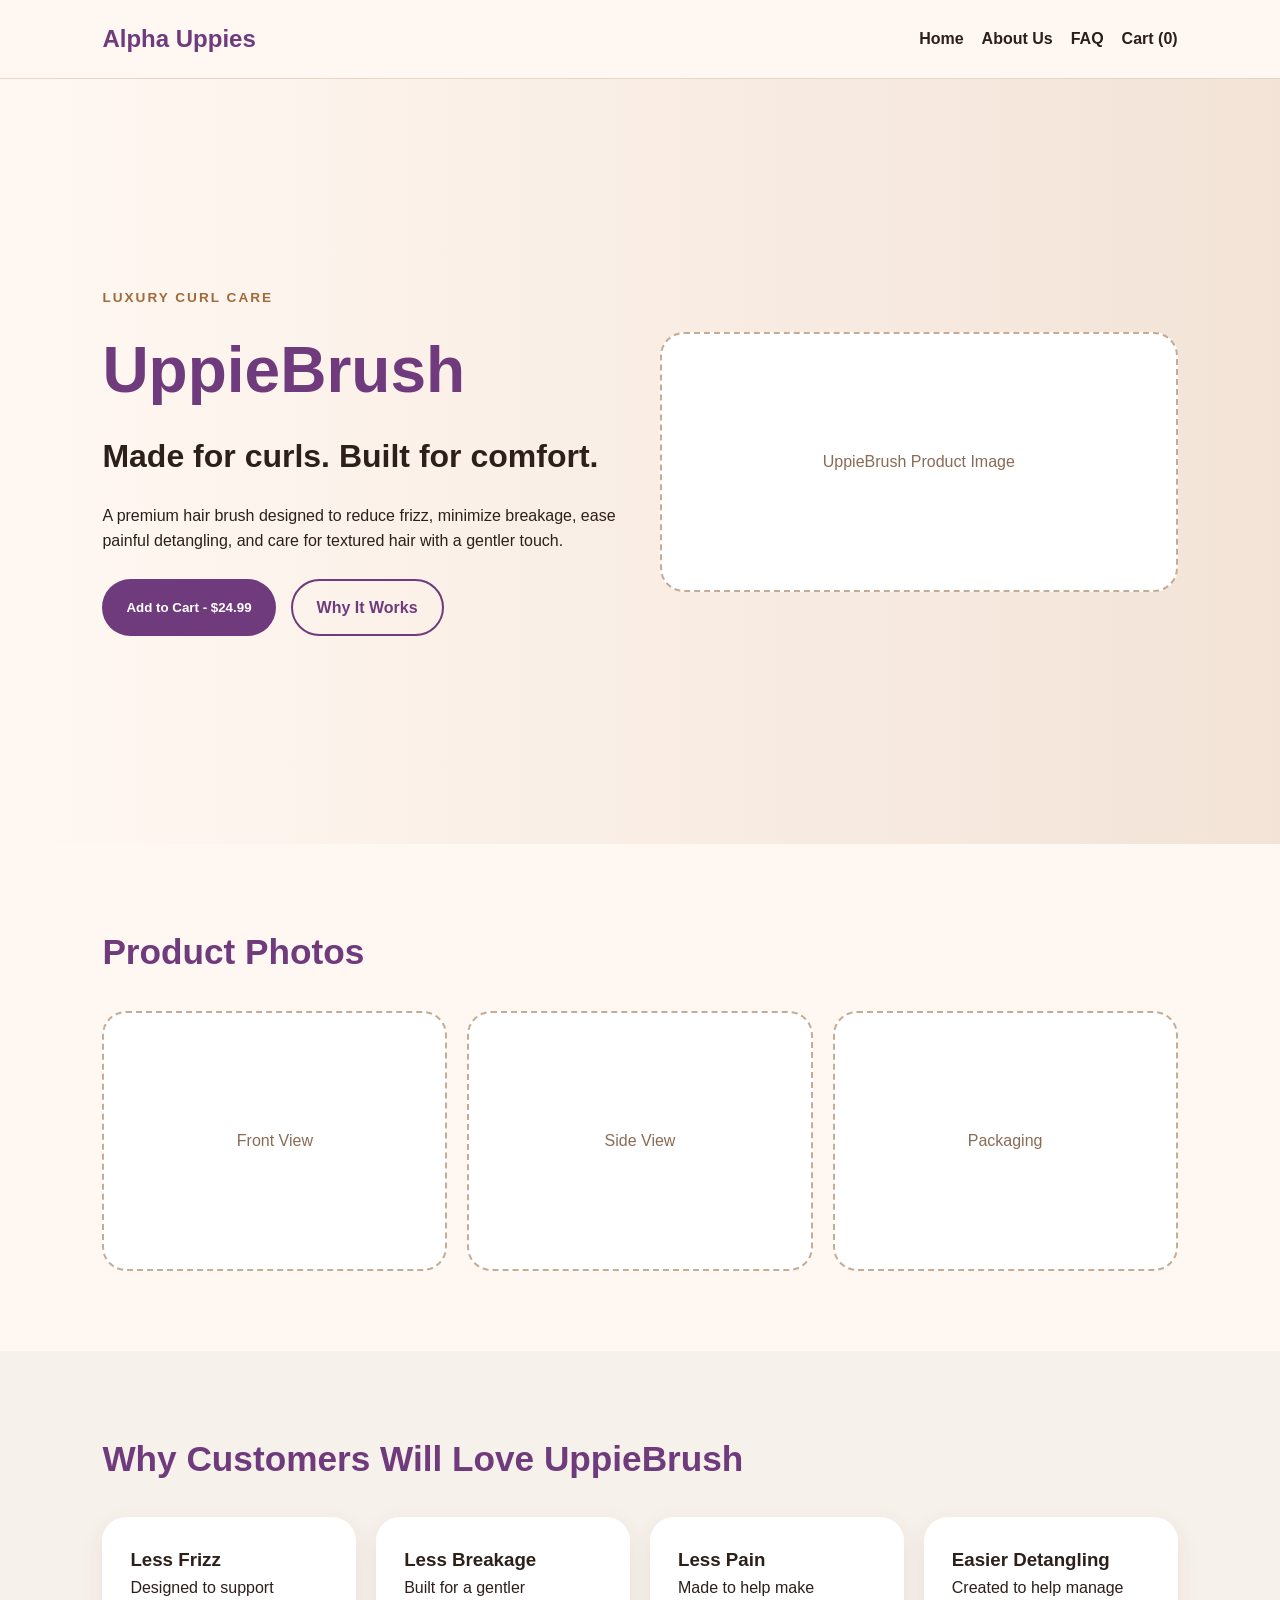
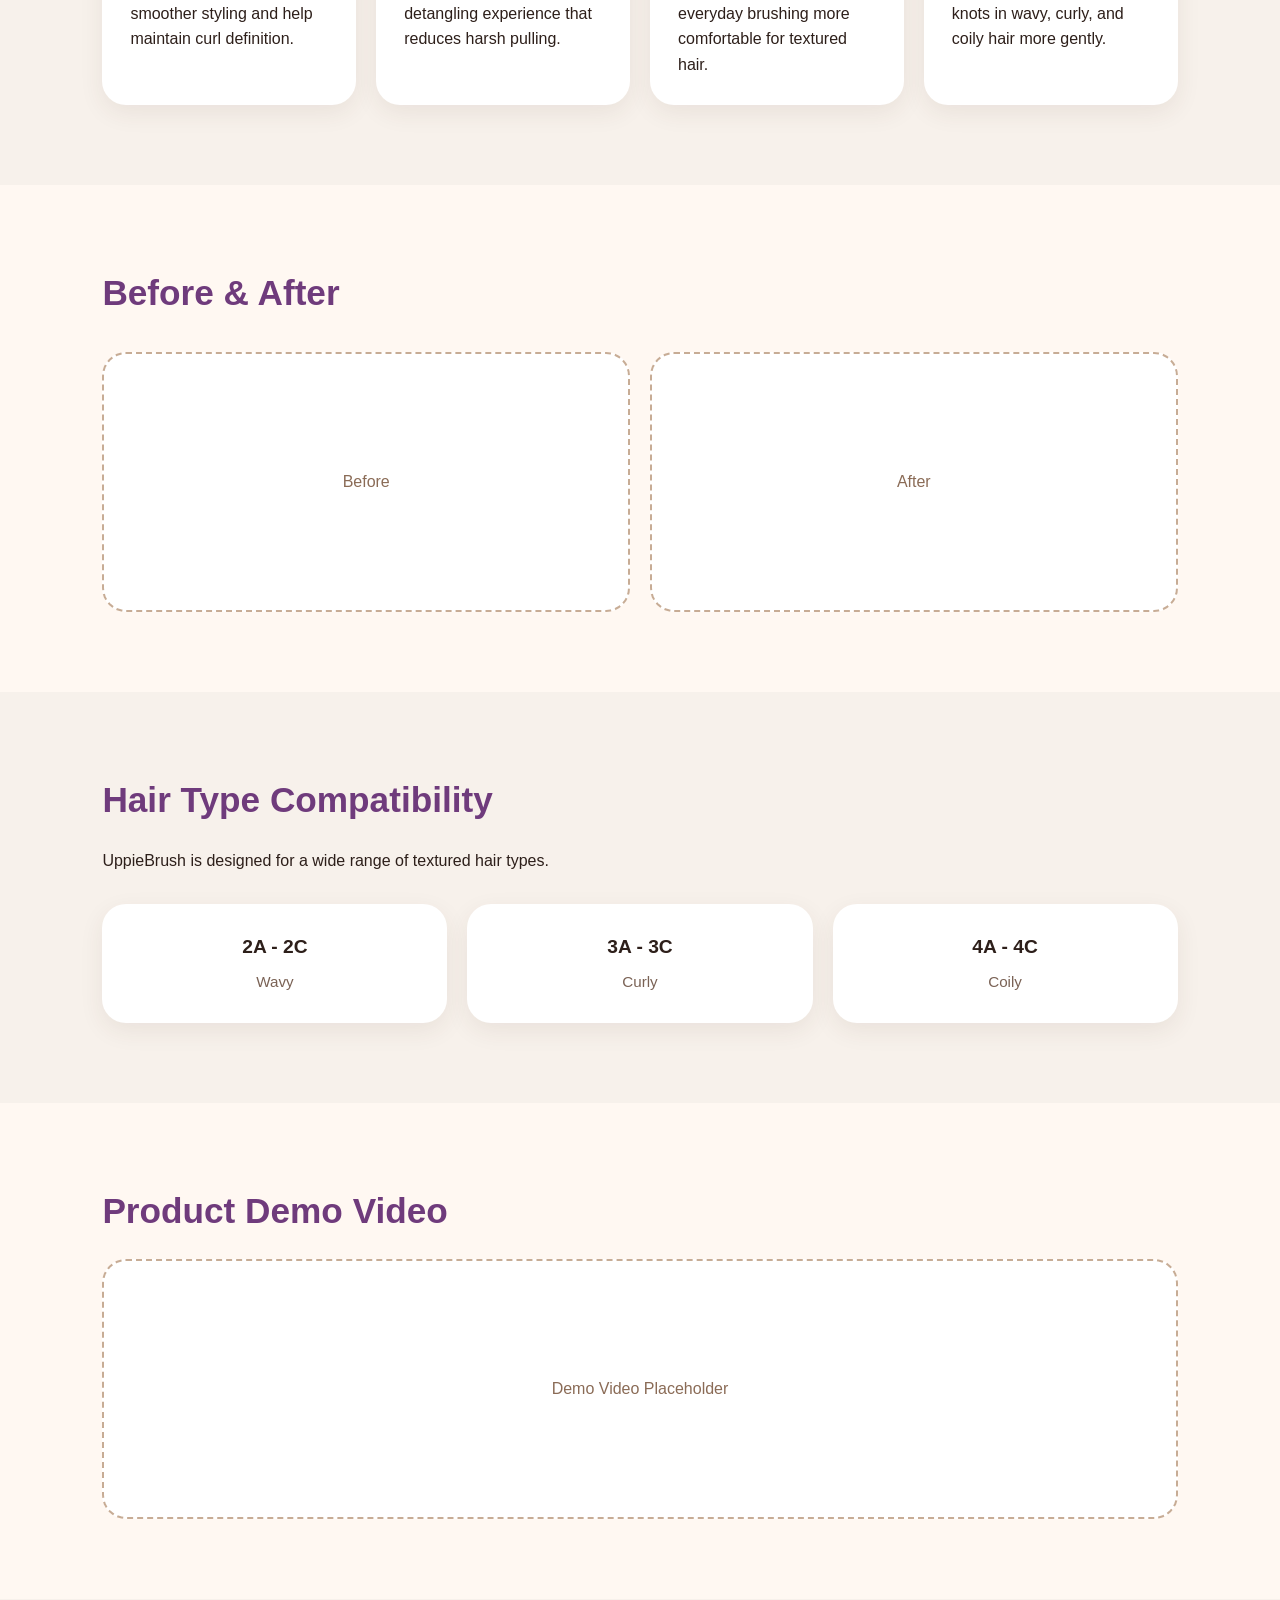
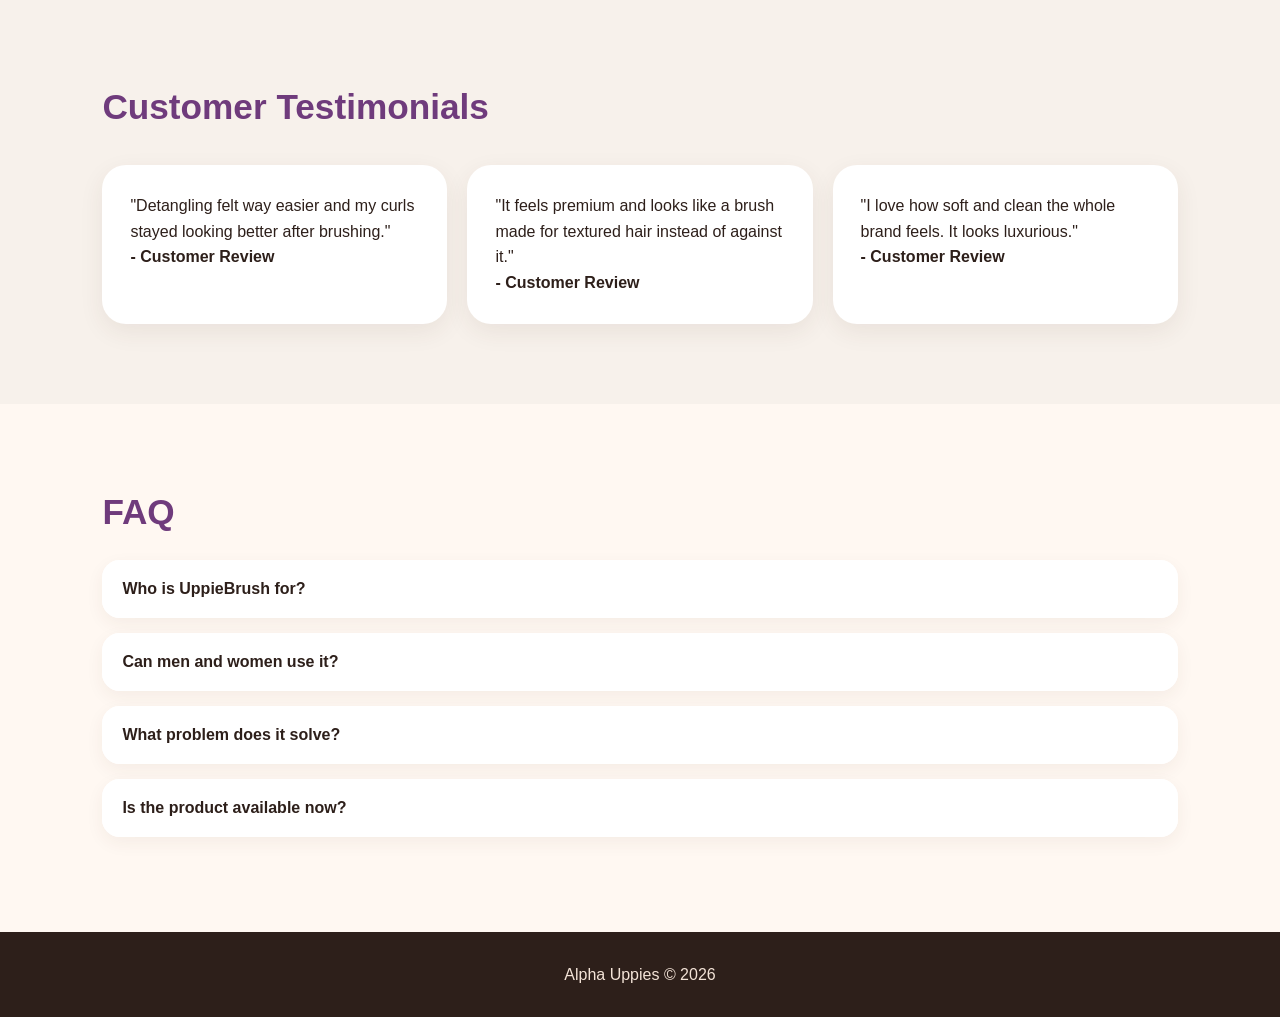
<file: index.html>
<!DOCTYPE html>
<html lang="en">
<head>
  <meta charset="UTF-8" />
  <meta name="viewport" content="width=device-width, initial-scale=1.0" />
  <title>UppieBrush | Alpha Uppies</title>
  <link rel="stylesheet" href="style.css" />
</head>
<body>
  <header class="navbar">
    <div class="logo">Alpha Uppies</div>

    <button class="menu-toggle" id="menu-toggle" aria-label="Toggle menu">
      ☰
    </button>

    <nav id="nav-menu">
      <a href="index.html">Home</a>
      <a href="about.html">About Us</a>
      <a href="#faq">FAQ</a>
      <a href="cart.html" class="cart-link">Cart (<span id="cart-count">0</span>)</a>
    </nav>
  </header>

  <section class="hero">
    <div class="hero-text">
      <p class="eyebrow">Luxury Curl Care</p>
      <h1>UppieBrush</h1>
      <h2>Made for curls. Built for comfort.</h2>
      <p>
        A premium hair brush designed to reduce frizz, minimize breakage,
        ease painful detangling, and care for textured hair with a gentler touch.
      </p>

      <div class="hero-buttons">
        <button class="btn" onclick="addToCart()">Add to Cart - $24.99</button>
        <a href="#benefits" class="btn btn-outline">Why It Works</a>
      </div>
    </div>

    <div class="hero-image">
      <div class="placeholder-box">UppieBrush Product Image</div>
    </div>
  </section>

  <section class="section light">
    <h2>Product Photos</h2>
    <div class="grid-3">
      <div class="photo-card">Front View</div>
      <div class="photo-card">Side View</div>
      <div class="photo-card">Packaging</div>
    </div>
  </section>

  <section id="benefits" class="section">
    <h2>Why Customers Will Love UppieBrush</h2>
    <div class="cards">
      <div class="card">
        <h3>Less Frizz</h3>
        <p>Designed to support smoother styling and help maintain curl definition.</p>
      </div>
      <div class="card">
        <h3>Less Breakage</h3>
        <p>Built for a gentler detangling experience that reduces harsh pulling.</p>
      </div>
      <div class="card">
        <h3>Less Pain</h3>
        <p>Made to help make everyday brushing more comfortable for textured hair.</p>
      </div>
      <div class="card">
        <h3>Easier Detangling</h3>
        <p>Created to help manage knots in wavy, curly, and coily hair more gently.</p>
      </div>
    </div>
  </section>

  <section class="section light">
    <h2>Before & After</h2>
    <div class="before-after">
      <div class="compare-box">Before</div>
      <div class="compare-box">After</div>
    </div>
  </section>

  <section class="section">
    <h2>Hair Type Compatibility</h2>
    <p class="section-intro">
      UppieBrush is designed for a wide range of textured hair types.
    </p>
    <div class="hair-types">
      <div class="type-card">2A - 2C<br><span>Wavy</span></div>
      <div class="type-card">3A - 3C<br><span>Curly</span></div>
      <div class="type-card">4A - 4C<br><span>Coily</span></div>
    </div>
  </section>

  <section class="section light">
    <h2>Product Demo Video</h2>
    <div class="video-box">
      Demo Video Placeholder
    </div>
  </section>

  <section class="section">
    <h2>Customer Testimonials</h2>
    <div class="cards">
      <div class="card">
        <p>"Detangling felt way easier and my curls stayed looking better after brushing."</p>
        <strong>- Customer Review</strong>
      </div>
      <div class="card">
        <p>"It feels premium and looks like a brush made for textured hair instead of against it."</p>
        <strong>- Customer Review</strong>
      </div>
      <div class="card">
        <p>"I love how soft and clean the whole brand feels. It looks luxurious."</p>
        <strong>- Customer Review</strong>
      </div>
    </div>
  </section>

  <section id="faq" class="section light">
    <h2>FAQ</h2>

    <div class="faq-item">
      <button class="faq-question">Who is UppieBrush for?</button>
      <div class="faq-answer">
        UppieBrush is designed for people with wavy, curly, and coily hair.
      </div>
    </div>

    <div class="faq-item">
      <button class="faq-question">Can men and women use it?</button>
      <div class="faq-answer">
        Yes. UppieBrush is made for anyone with textured hair.
      </div>
    </div>

    <div class="faq-item">
      <button class="faq-question">What problem does it solve?</button>
      <div class="faq-answer">
        UppieBrush aims to reduce frizz, breakage, pain, and detangling difficulty.
      </div>
    </div>

    <div class="faq-item">
      <button class="faq-question">Is the product available now?</button>
      <div class="faq-answer">
        This website currently presents the product and brand concept. You can simulate the shopping flow through the cart and checkout pages.
      </div>
    </div>
  </section>

  <footer class="footer">
    <p>Alpha Uppies © 2026</p>
  </footer>

  <script src="script.js"></script>
</body>
</html>
</file>
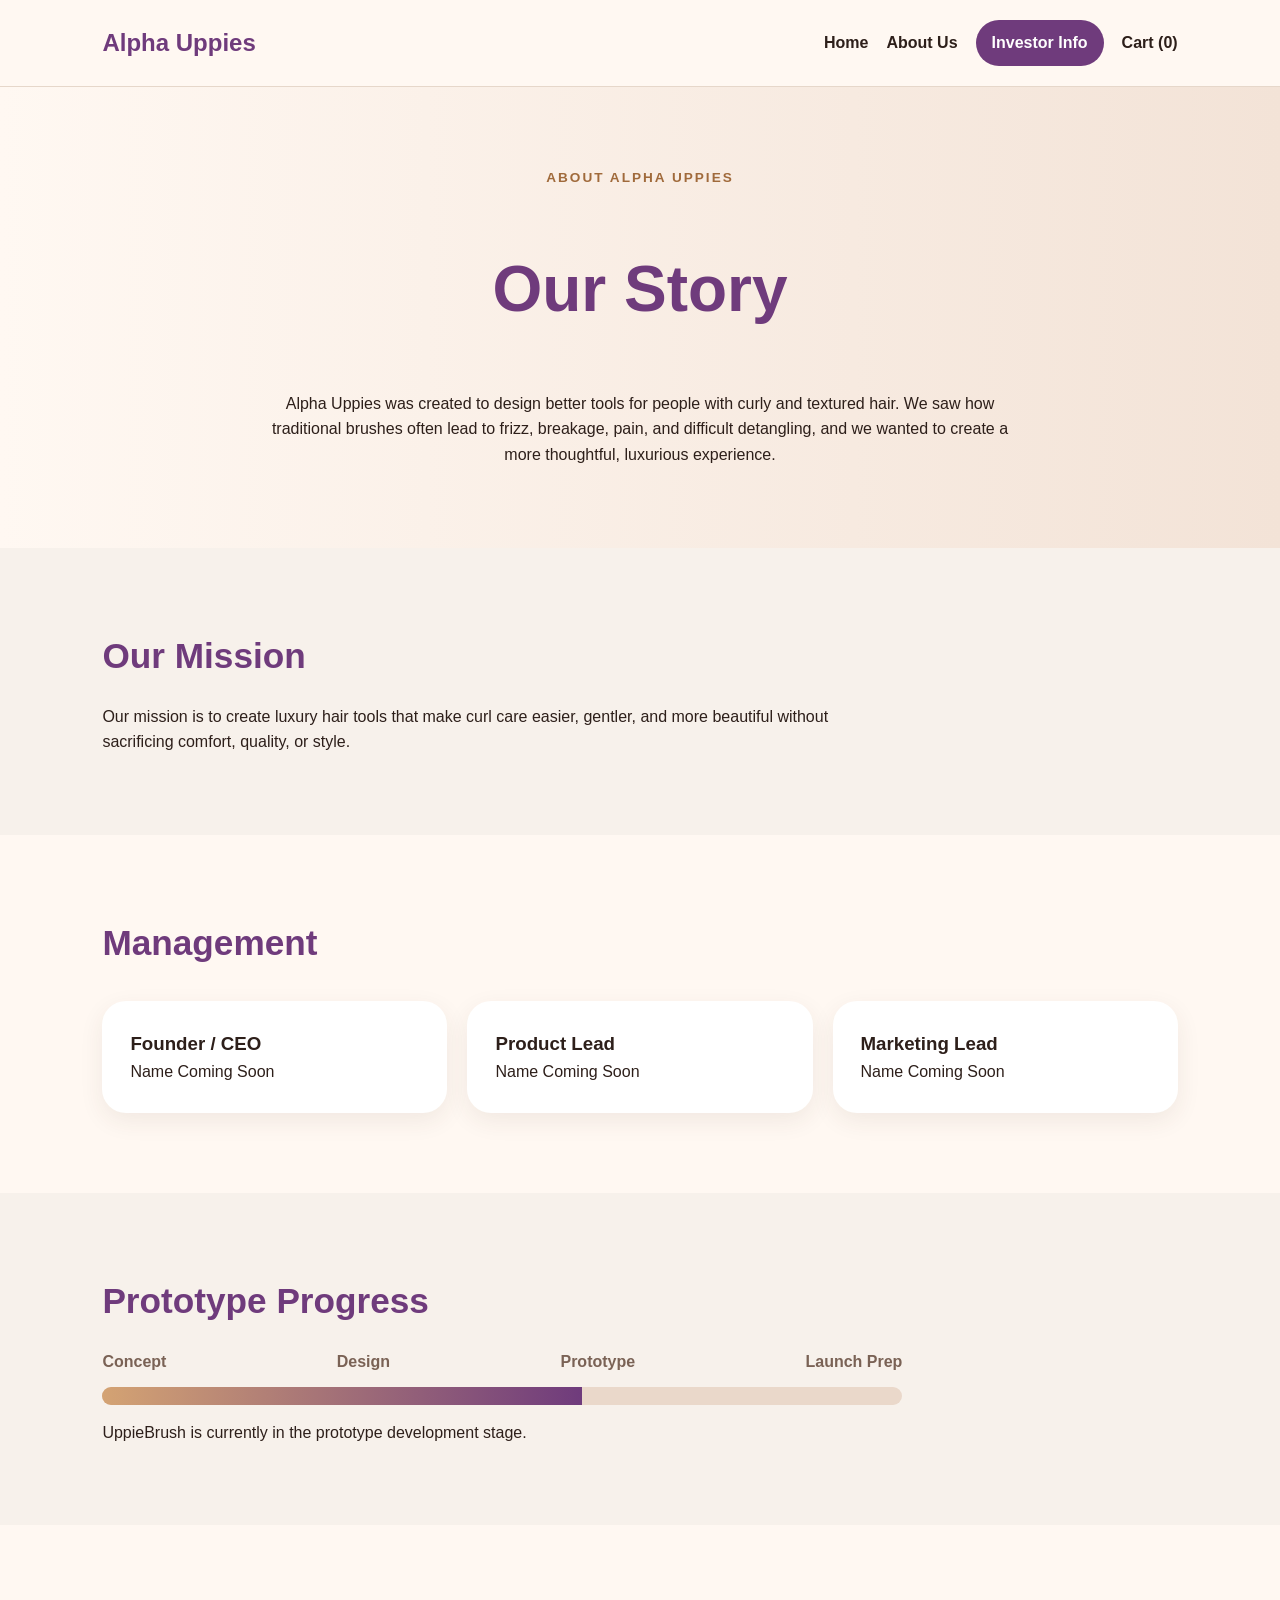
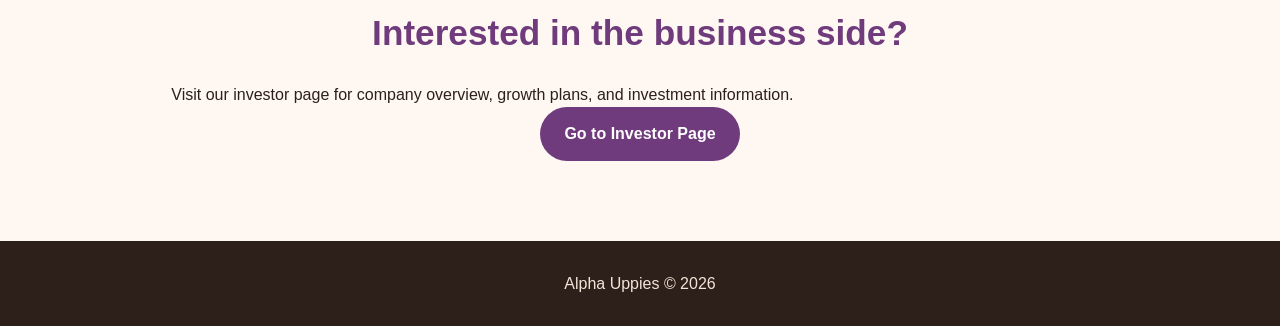
<file: about.html>
<!DOCTYPE html>
<html lang="en">
<head>
  <meta charset="UTF-8" />
  <meta name="viewport" content="width=device-width, initial-scale=1.0" />
  <title>About Us | Alpha Uppies</title>
  <link rel="stylesheet" href="style.css" />
</head>
<body>
  <header class="navbar">
    <div class="logo">Alpha Uppies</div>

    <button class="menu-toggle" id="menu-toggle" aria-label="Toggle menu">
      ☰
    </button>

    <nav id="nav-menu">
      <a href="index.html">Home</a>
      <a href="about.html">About Us</a>
      <a href="investors.html" class="investor-pill">Investor Info</a>
      <a href="cart.html" class="cart-link">Cart (<span id="cart-count">0</span>)</a>
    </nav>
  </header>

  <section class="page-hero small-hero">
    <p class="eyebrow">About Alpha Uppies</p>
    <h1>Our Story</h1>
    <p>
      Alpha Uppies was created to design better tools for people with curly
      and textured hair. We saw how traditional brushes often lead to frizz,
      breakage, pain, and difficult detangling, and we wanted to create a more
      thoughtful, luxurious experience.
    </p>
  </section>

  <section class="section">
    <h2>Our Mission</h2>
    <p>
      Our mission is to create luxury hair tools that make curl care easier,
      gentler, and more beautiful without sacrificing comfort, quality, or style.
    </p>
  </section>

  <section class="section light">
    <h2>Management</h2>
    <div class="cards">
      <div class="card">
        <h3>Founder / CEO</h3>
        <p>Name Coming Soon</p>
      </div>
      <div class="card">
        <h3>Product Lead</h3>
        <p>Name Coming Soon</p>
      </div>
      <div class="card">
        <h3>Marketing Lead</h3>
        <p>Name Coming Soon</p>
      </div>
    </div>
  </section>

  <section class="section">
    <h2>Prototype Progress</h2>
    <div class="progress-wrap">
      <div class="progress-labels">
        <span>Concept</span>
        <span>Design</span>
        <span>Prototype</span>
        <span>Launch Prep</span>
      </div>

      <div class="progress-bar">
        <div class="progress-fill"></div>
      </div>

      <p class="progress-text">
        UppieBrush is currently in the prototype development stage.
      </p>
    </div>
  </section>

  <section class="section light center">
    <h2>Interested in the business side?</h2>
    <p>
      Visit our investor page for company overview, growth plans, and investment information.
    </p>
    <a href="investors.html" class="btn">Go to Investor Page</a>
  </section>

  <footer class="footer">
    <p>Alpha Uppies © 2026</p>
  </footer>

  <script src="script.js"></script>
</body>
</html>
</file>
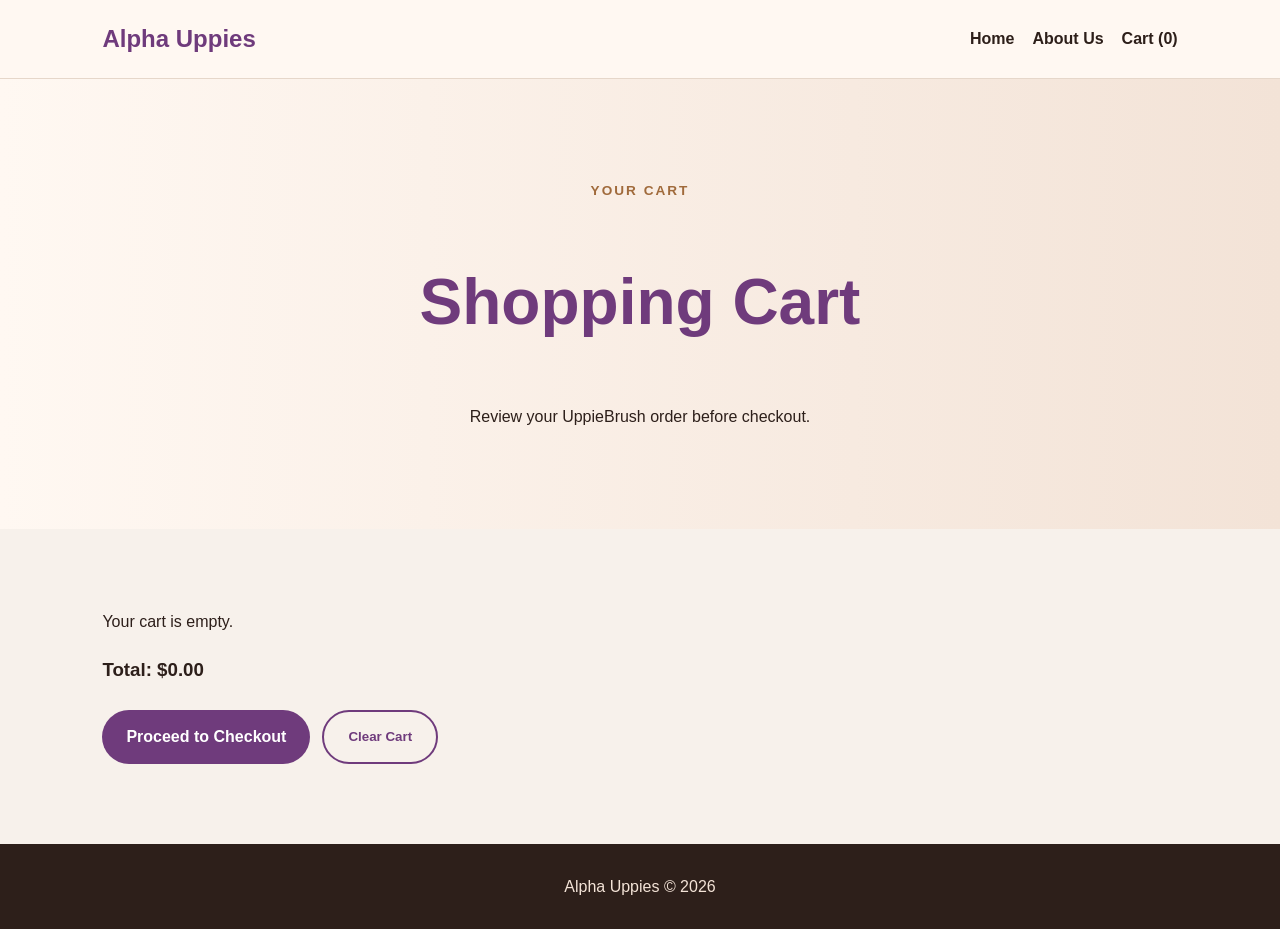
<file: cart.html>
<!DOCTYPE html>
<html lang="en">
<head>
  <meta charset="UTF-8" />
  <meta name="viewport" content="width=device-width, initial-scale=1.0" />
  <title>Cart | UppieBrush</title>
  <link rel="stylesheet" href="style.css" />
</head>
<body>
  <header class="navbar">
    <div class="logo">Alpha Uppies</div>

    <button class="menu-toggle" id="menu-toggle" aria-label="Toggle menu">
      ☰
    </button>

    <nav id="nav-menu">
      <a href="index.html">Home</a>
      <a href="about.html">About Us</a>
      <a href="cart.html" class="cart-link">Cart (<span id="cart-count">0</span>)</a>
    </nav>
  </header>

  <section class="page-hero small-hero">
    <p class="eyebrow">Your Cart</p>
    <h1>Shopping Cart</h1>
    <p>Review your UppieBrush order before checkout.</p>
  </section>

  <section class="section">
    <div id="cart-items"></div>
    <h3 id="cart-total" class="cart-total">Total: $0.00</h3>

    <div class="cart-actions">
      <a href="checkout.html" class="btn">Proceed to Checkout</a>
      <button class="btn btn-outline" onclick="clearCart()">Clear Cart</button>
    </div>
  </section>

  <footer class="footer">
    <p>Alpha Uppies © 2026</p>
  </footer>

  <script src="script.js"></script>
</body>
</html>
</file>
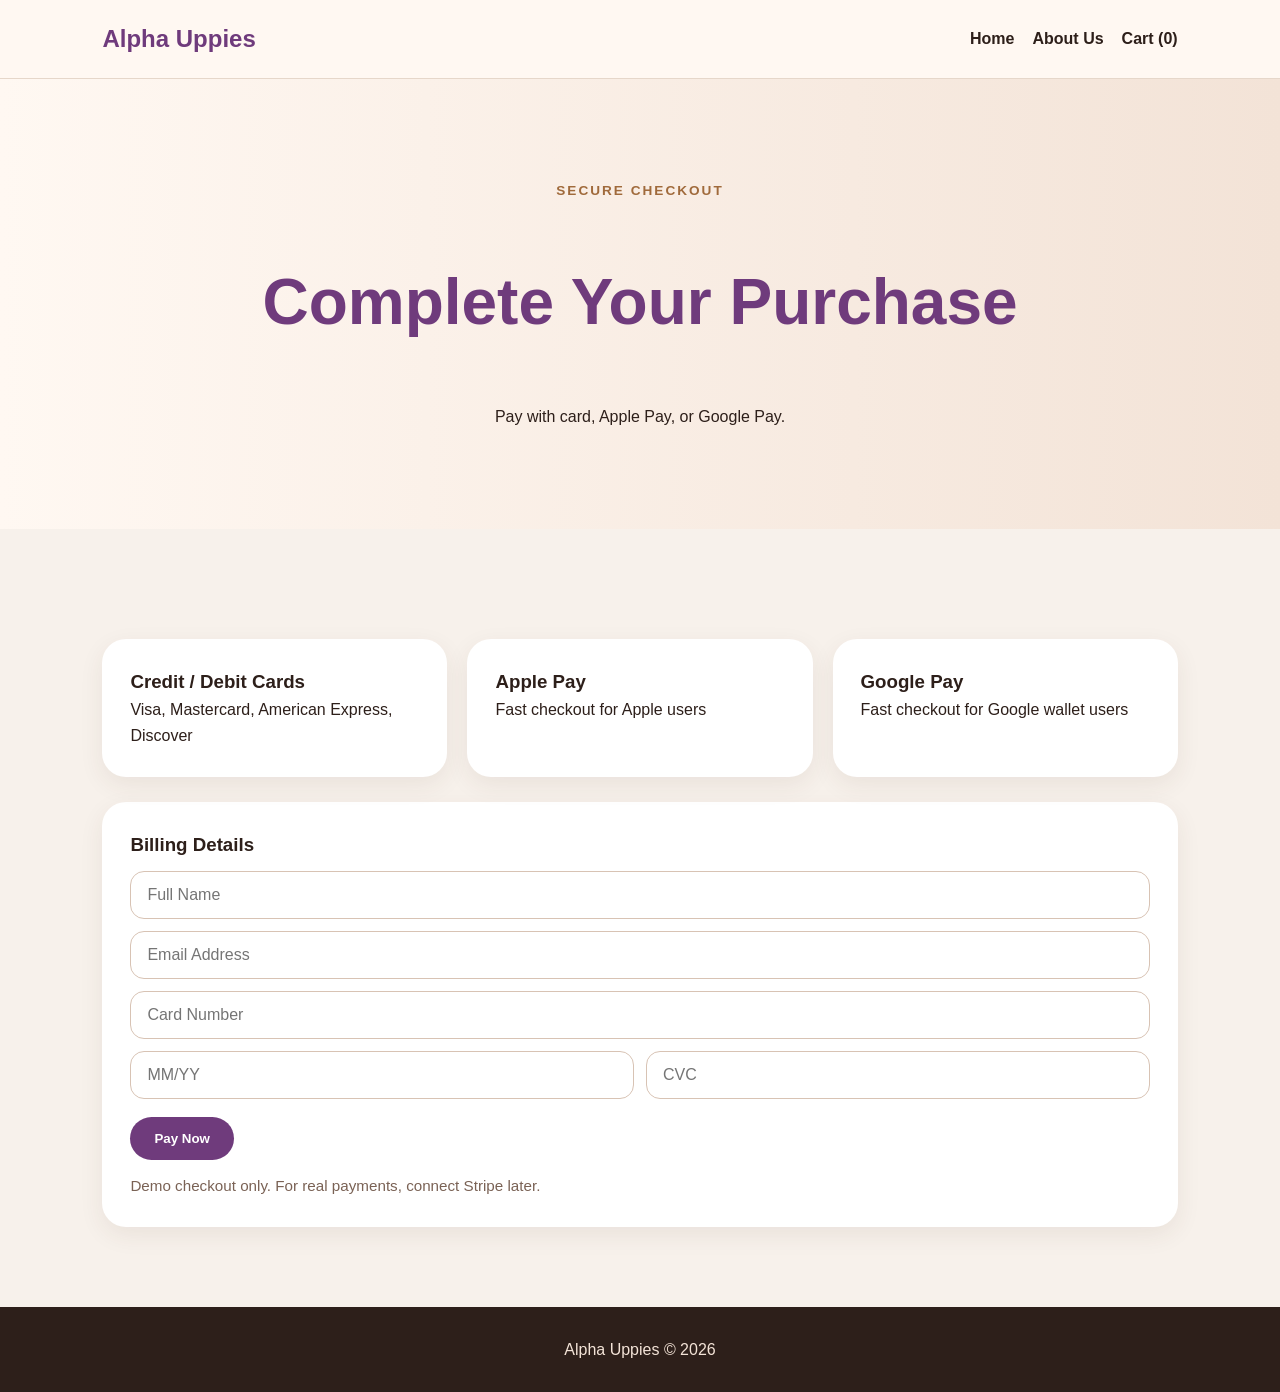
<file: checkout.html>
<!DOCTYPE html>
<html lang="en">
<head>
  <meta charset="UTF-8" />
  <meta name="viewport" content="width=device-width, initial-scale=1.0" />
  <title>Checkout | UppieBrush</title>
  <link rel="stylesheet" href="style.css" />
</head>
<body>
  <header class="navbar">
    <div class="logo">Alpha Uppies</div>

    <button class="menu-toggle" id="menu-toggle" aria-label="Toggle menu">
      ☰
    </button>

    <nav id="nav-menu">
      <a href="index.html">Home</a>
      <a href="about.html">About Us</a>
      <a href="cart.html" class="cart-link">Cart (<span id="cart-count">0</span>)</a>
    </nav>
  </header>

  <section class="page-hero small-hero">
    <p class="eyebrow">Secure Checkout</p>
    <h1>Complete Your Purchase</h1>
    <p>Pay with card, Apple Pay, or Google Pay.</p>
  </section>

  <section class="section">
    <div class="cards">
      <div class="card">
        <h3>Credit / Debit Cards</h3>
        <p>Visa, Mastercard, American Express, Discover</p>
      </div>
      <div class="card">
        <h3>Apple Pay</h3>
        <p>Fast checkout for Apple users</p>
      </div>
      <div class="card">
        <h3>Google Pay</h3>
        <p>Fast checkout for Google wallet users</p>
      </div>
    </div>

    <div class="card checkout-card">
      <h3>Billing Details</h3>

      <form id="checkout-form">
        <input type="text" class="input-field" placeholder="Full Name" required />
        <input type="email" class="input-field" placeholder="Email Address" required />
        <input type="text" class="input-field" placeholder="Card Number" required />

        <div class="payment-row">
          <input type="text" class="input-field" placeholder="MM/YY" required />
          <input type="text" class="input-field" placeholder="CVC" required />
        </div>

        <button type="submit" class="btn checkout-btn">Pay Now</button>
      </form>

      <p class="checkout-note">
        Demo checkout only. For real payments, connect Stripe later.
      </p>
    </div>
  </section>

  <footer class="footer">
    <p>Alpha Uppies © 2026</p>
  </footer>

  <script src="script.js"></script>
</body>
</html>
</file>
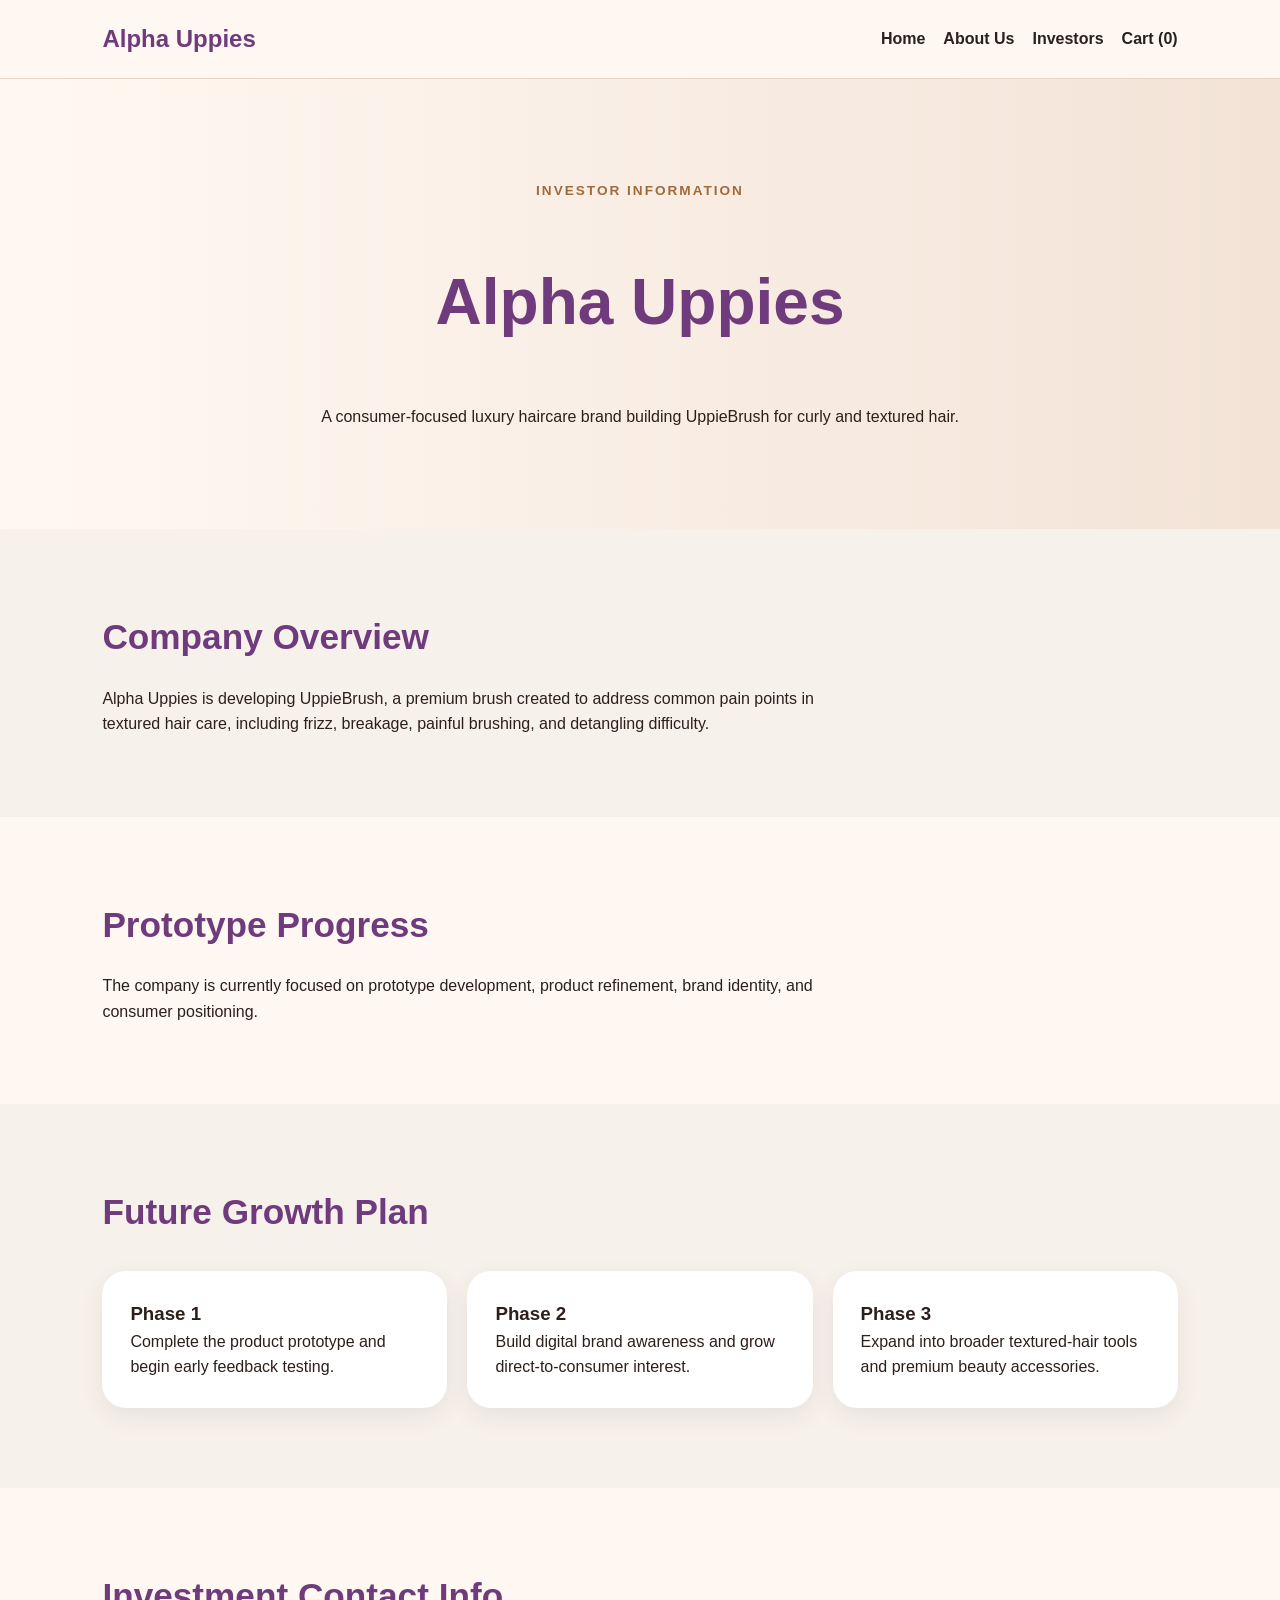
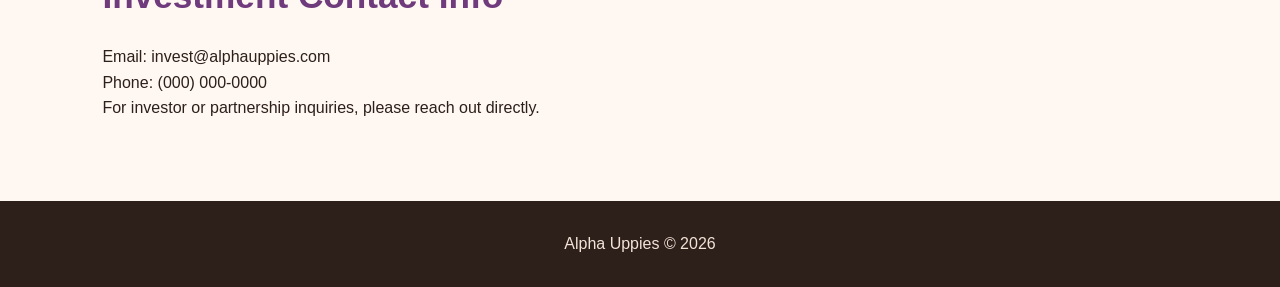
<file: investors.html>
<!DOCTYPE html>
<html lang="en">
<head>
  <meta charset="UTF-8" />
  <meta name="viewport" content="width=device-width, initial-scale=1.0" />
  <title>Investor Information | Alpha Uppies</title>
  <link rel="stylesheet" href="style.css" />
</head>
<body>
  <header class="navbar">
    <div class="logo">Alpha Uppies</div>

    <button class="menu-toggle" id="menu-toggle" aria-label="Toggle menu">
      ☰
    </button>

    <nav id="nav-menu">
      <a href="index.html">Home</a>
      <a href="about.html">About Us</a>
      <a href="investors.html">Investors</a>
      <a href="cart.html" class="cart-link">Cart (<span id="cart-count">0</span>)</a>
    </nav>
  </header>

  <section class="page-hero small-hero">
    <p class="eyebrow">Investor Information</p>
    <h1>Alpha Uppies</h1>
    <p>
      A consumer-focused luxury haircare brand building UppieBrush for curly and textured hair.
    </p>
  </section>

  <section class="section">
    <h2>Company Overview</h2>
    <p>
      Alpha Uppies is developing UppieBrush, a premium brush created to address
      common pain points in textured hair care, including frizz, breakage,
      painful brushing, and detangling difficulty.
    </p>
  </section>

  <section class="section light">
    <h2>Prototype Progress</h2>
    <p>
      The company is currently focused on prototype development, product refinement,
      brand identity, and consumer positioning.
    </p>
  </section>

  <section class="section">
    <h2>Future Growth Plan</h2>
    <div class="cards">
      <div class="card">
        <h3>Phase 1</h3>
        <p>Complete the product prototype and begin early feedback testing.</p>
      </div>
      <div class="card">
        <h3>Phase 2</h3>
        <p>Build digital brand awareness and grow direct-to-consumer interest.</p>
      </div>
      <div class="card">
        <h3>Phase 3</h3>
        <p>Expand into broader textured-hair tools and premium beauty accessories.</p>
      </div>
    </div>
  </section>

  <section class="section light">
    <h2>Investment Contact Info</h2>
    <p>Email: invest@alphauppies.com</p>
    <p>Phone: (000) 000-0000</p>
    <p>For investor or partnership inquiries, please reach out directly.</p>
  </section>

  <footer class="footer">
    <p>Alpha Uppies © 2026</p>
  </footer>

  <script src="script.js"></script>
</body>
</html>
</file>
<file: style.css>
* {
  margin: 0;
  padding: 0;
  box-sizing: border-box;
}

html {
  scroll-behavior: smooth;
}

body {
  font-family: "Trebuchet MS", Arial, sans-serif;
  background: #f7f1eb;
  color: #2d1f1a;
  line-height: 1.6;
}

.navbar {
  display: flex;
  justify-content: space-between;
  align-items: center;
  padding: 20px 8%;
  background: rgba(255, 248, 242, 0.97);
  border-bottom: 1px solid #e6d7ca;
  position: sticky;
  top: 0;
  z-index: 1000;
}

.logo {
  font-size: 1.5rem;
  font-weight: 700;
  color: #6f3b7c;
}

.navbar nav {
  display: flex;
  align-items: center;
  gap: 18px;
}

.navbar nav a {
  text-decoration: none;
  color: #2d1f1a;
  font-weight: 600;
}

.navbar nav a:hover {
  color: #6f3b7c;
}

.menu-toggle {
  display: none;
  font-size: 1.7rem;
  background: none;
  border: none;
  cursor: pointer;
  color: #6f3b7c;
}

.cart-link {
  font-weight: 700;
}

.investor-pill {
  background: #6f3b7c;
  color: white !important;
  padding: 10px 16px;
  border-radius: 999px;
}

.hero,
.page-hero {
  display: flex;
  justify-content: space-between;
  align-items: center;
  gap: 40px;
  padding: 80px 8%;
  min-height: 85vh;
  background: linear-gradient(to right, #fff8f2, #f3e3d7);
}

.small-hero {
  min-height: 50vh;
  flex-direction: column;
  justify-content: center;
  text-align: center;
}

.hero-text,
.hero-image {
  flex: 1;
}

.eyebrow {
  color: #a06a3b;
  text-transform: uppercase;
  letter-spacing: 2px;
  font-size: 0.85rem;
  margin-bottom: 10px;
  font-weight: bold;
}

.hero h1,
.page-hero h1 {
  font-size: 4rem;
  color: #6f3b7c;
  margin-bottom: 10px;
}

.hero h2 {
  font-size: 2rem;
  margin-bottom: 20px;
}

.hero p,
.page-hero p,
.section p {
  max-width: 760px;
}

.hero-buttons {
  margin-top: 25px;
  display: flex;
  gap: 15px;
  flex-wrap: wrap;
}

.btn {
  display: inline-block;
  background: #6f3b7c;
  color: white;
  padding: 14px 24px;
  border-radius: 999px;
  text-decoration: none;
  font-weight: bold;
  border: none;
  cursor: pointer;
}

.btn:hover {
  background: #5a2f64;
}

.btn-outline {
  background: transparent;
  color: #6f3b7c;
  border: 2px solid #6f3b7c;
}

.btn-outline:hover {
  background: #6f3b7c;
  color: white;
}

.placeholder-box,
.video-box,
.compare-box,
.photo-card {
  background: white;
  border: 2px dashed #c7ac95;
  border-radius: 24px;
  min-height: 260px;
  display: flex;
  align-items: center;
  justify-content: center;
  color: #8a6b56;
  padding: 20px;
  text-align: center;
}

.section {
  padding: 80px 8%;
}

.light {
  background: #fff8f2;
}

.section h2 {
  font-size: 2.2rem;
  margin-bottom: 20px;
  color: #6f3b7c;
}

.section-intro {
  margin-bottom: 25px;
}

.cards,
.grid-3,
.hair-types,
.before-after {
  display: grid;
  gap: 20px;
  margin-top: 30px;
}

.cards {
  grid-template-columns: repeat(auto-fit, minmax(220px, 1fr));
}

.grid-3,
.hair-types,
.before-after {
  grid-template-columns: repeat(auto-fit, minmax(240px, 1fr));
}

.card,
.type-card {
  background: white;
  padding: 28px;
  border-radius: 24px;
  box-shadow: 0 8px 24px rgba(80, 50, 40, 0.08);
}

.type-card {
  text-align: center;
  font-size: 1.2rem;
  font-weight: bold;
}

.type-card span {
  display: block;
  margin-top: 8px;
  font-size: 0.95rem;
  font-weight: normal;
  color: #7a6255;
}

.faq-item {
  background: white;
  border-radius: 18px;
  margin-bottom: 15px;
  overflow: hidden;
  box-shadow: 0 6px 18px rgba(80, 50, 40, 0.06);
}

.faq-question {
  width: 100%;
  background: white;
  border: none;
  text-align: left;
  padding: 20px;
  font-size: 1rem;
  font-weight: bold;
  cursor: pointer;
  color: #2d1f1a;
}

.faq-answer {
  display: none;
  padding: 0 20px 20px;
  color: #6b5548;
}

.progress-wrap {
  max-width: 800px;
}

.progress-labels {
  display: flex;
  justify-content: space-between;
  margin-bottom: 12px;
  font-weight: 600;
  color: #7a6255;
  gap: 10px;
}

.progress-bar {
  width: 100%;
  height: 18px;
  background: #ead8ca;
  border-radius: 999px;
  overflow: hidden;
}

.progress-fill {
  width: 60%;
  height: 100%;
  background: linear-gradient(to right, #d4a373, #6f3b7c);
}

.progress-text {
  margin-top: 15px;
}

.center {
  text-align: center;
}

.input-field {
  width: 100%;
  padding: 14px 16px;
  margin-top: 12px;
  border: 1px solid #d8c3b4;
  border-radius: 14px;
  font-size: 1rem;
  background: #fff;
}

.payment-row {
  display: flex;
  gap: 12px;
  flex-wrap: wrap;
}

.payment-row .input-field {
  flex: 1;
  min-width: 180px;
}

.checkout-card {
  margin-top: 25px;
}

.checkout-btn {
  margin-top: 18px;
}

.checkout-note {
  margin-top: 14px;
  color: #7a6255;
  font-size: 0.95rem;
}

.cart-total {
  margin-top: 20px;
}

.cart-actions {
  margin-top: 25px;
  display: flex;
  gap: 12px;
  flex-wrap: wrap;
}

.footer {
  text-align: center;
  padding: 30px;
  background: #2d1f1a;
  color: #f3e3d7;
}

@media (max-width: 900px) {
  .hero {
    flex-direction: column;
    text-align: center;
    min-height: auto;
  }

  .hero-buttons {
    justify-content: center;
  }

  .hero h1,
  .page-hero h1 {
    font-size: 2.8rem;
  }

  .hero h2 {
    font-size: 1.5rem;
  }

  .navbar {
    flex-wrap: wrap;
    gap: 12px;
  }

  .menu-toggle {
    display: block;
  }

  .navbar nav {
    width: 100%;
    display: none;
    flex-direction: column;
    align-items: flex-start;
    padding-top: 10px;
  }

  .navbar nav.show {
    display: flex;
  }
}
</file>
